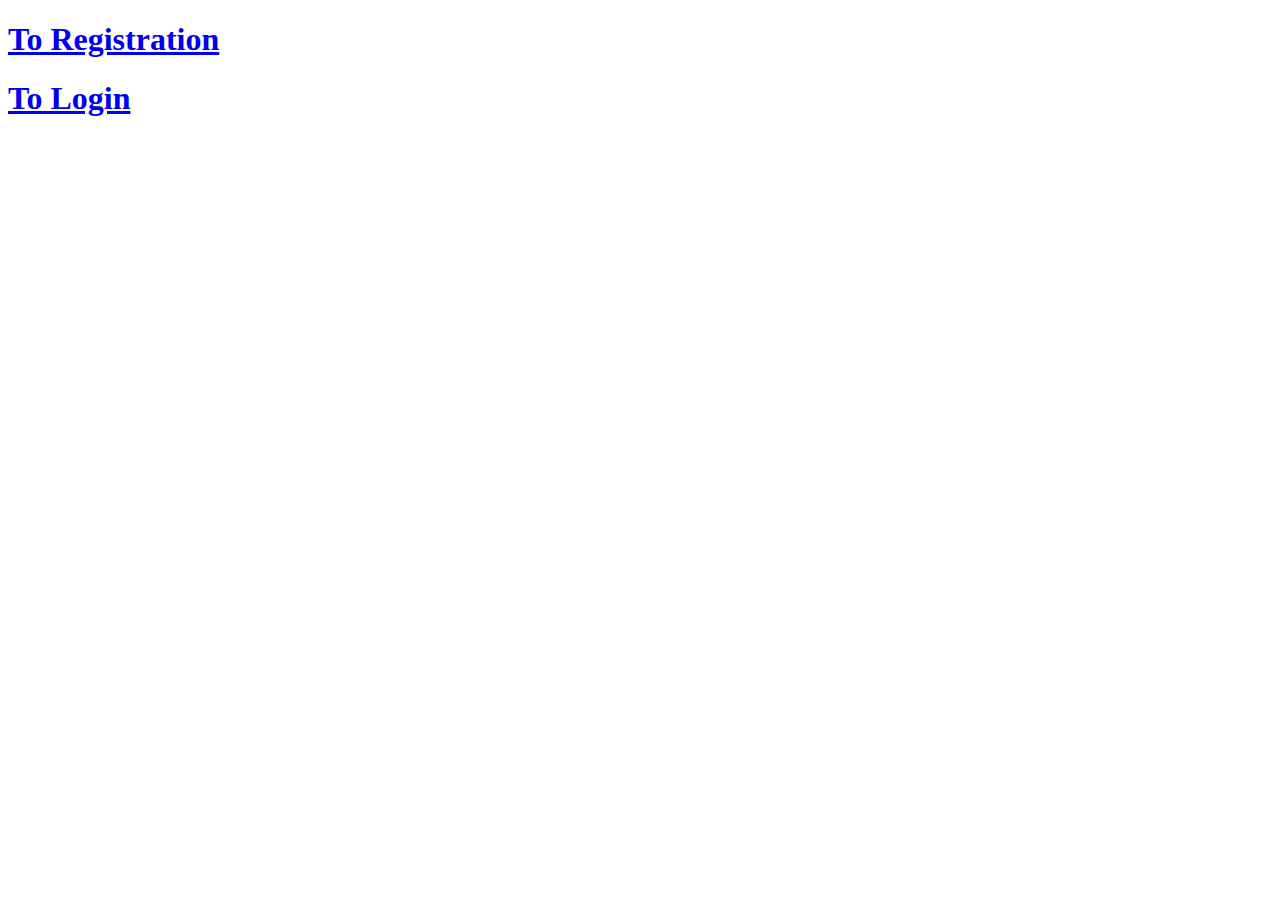
<file: index.html>
<!DOCTYPE html>
<html lang="en">
<head>
    <meta charset="UTF-8">
    <meta name="viewport" content="width=device-width, initial-scale=1.0">
    <title>Landing Page</title>
    <link rel="stylesheet" href="">
</head>
<body>
    <h1><a href="registration.html">To Registration</a></h1>
    <h1><a href="login.html">To Login</a></h1>
</body>
</html>
</file>
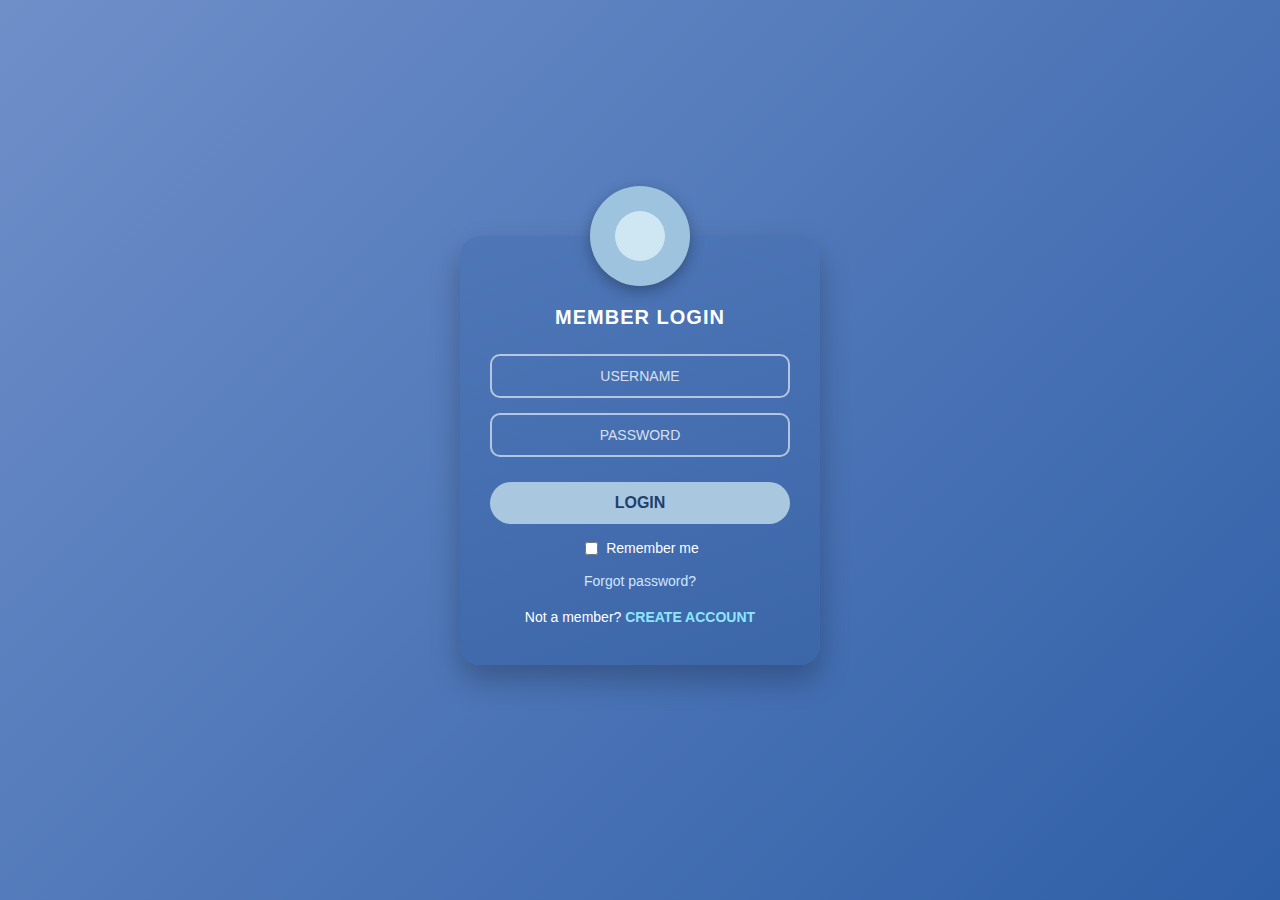
<file: SD/sample/index.html>
<!DOCTYPE html>
<html lang="en">
<head>
<meta charset="UTF-8">
<title>Member Login</title>
<style>
    * {
        box-sizing: border-box;
        font-family: "Segoe UI", Tahoma, Geneva, Verdana, sans-serif;
    }

    body {
        margin: 0;
        height: 100vh;
        background: linear-gradient(135deg, #6f8fc9, #2f5fa7);
        display: flex;
        align-items: center;
        justify-content: center;
        color: #fff;
    }

    .login-container {
        width: 360px;
        background: linear-gradient(160deg, #4f77b8, #3b66a8);
        border-radius: 20px;
        padding: 40px 30px;
        text-align: center;
        box-shadow: 0 15px 30px rgba(0, 0, 0, 0.25);
    }

    .avatar {
        width: 100px;
        height: 100px;
        background: #9ec3de;
        border-radius: 50%;
        margin: -90px auto 20px;
        display: flex;
        align-items: center;
        justify-content: center;
        box-shadow: 0 5px 15px rgba(0,0,0,0.3);
    }

    .avatar::before {
        content: "";
        width: 50px;
        height: 50px;
        background: #cfe6f3;
        border-radius: 50%;
        display: block;
    }

    h2 {
        margin-bottom: 25px;
        letter-spacing: 1px;
        font-size: 20px;
    }

    .input-group {
        margin-bottom: 15px;
    }

    .input-group input {
        width: 100%;
        padding: 12px 15px;
        border-radius: 10px;
        border: 2px solid rgba(255,255,255,0.6);
        background: transparent;
        color: #fff;
        outline: none;
        font-size: 14px;
    }

    .input-group input::placeholder {
        color: rgba(255,255,255,0.8);
        text-align: center;
    }

    .login-btn {
        width: 100%;
        padding: 12px;
        border: none;
        border-radius: 30px;
        background: #a9c7de;
        color: #1f3f6f;
        font-weight: bold;
        font-size: 16px;
        cursor: pointer;
        margin-top: 10px;
        transition: 0.3s;
    }

    .login-btn:hover {
        background: #c1d9ea;
    }

    .remember {
        display: flex;
        align-items: center;
        justify-content: center;
        margin: 15px 0;
        font-size: 14px;
    }

    .remember input {
        margin-right: 8px;
    }

    .links {
        margin-top: 15px;
        font-size: 14px;
    }

    .links a {
        color: #cfe6ff;
        text-decoration: none;
    }

    .links a:hover {
        text-decoration: underline;
    }

    .create {
        margin-top: 20px;
        font-size: 14px;
    }

    .create a {
        color: #8ee6ff;
        font-weight: bold;
        text-decoration: none;
    }

    .create a:hover {
        text-decoration: underline;
    }
</style>
</head>
<body>

<div class="login-container">
    <div class="avatar"></div>

    <h2>MEMBER LOGIN</h2>

    <div class="input-group">
        <input type="text" placeholder="USERNAME">
    </div>

    <div class="input-group">
        <input type="password" placeholder="PASSWORD">
    </div>

    <button class="login-btn">LOGIN</button>

    <div class="remember">
        <input type="checkbox" id="remember">
        <label for="remember">Remember me</label>
    </div>

    <div class="links">
        <a href="#">Forgot password?</a>
    </div>

    <div class="create">
        Not a member? <a href="#">CREATE ACCOUNT</a>
    </div>
</div>

</body>
</html>
</file>
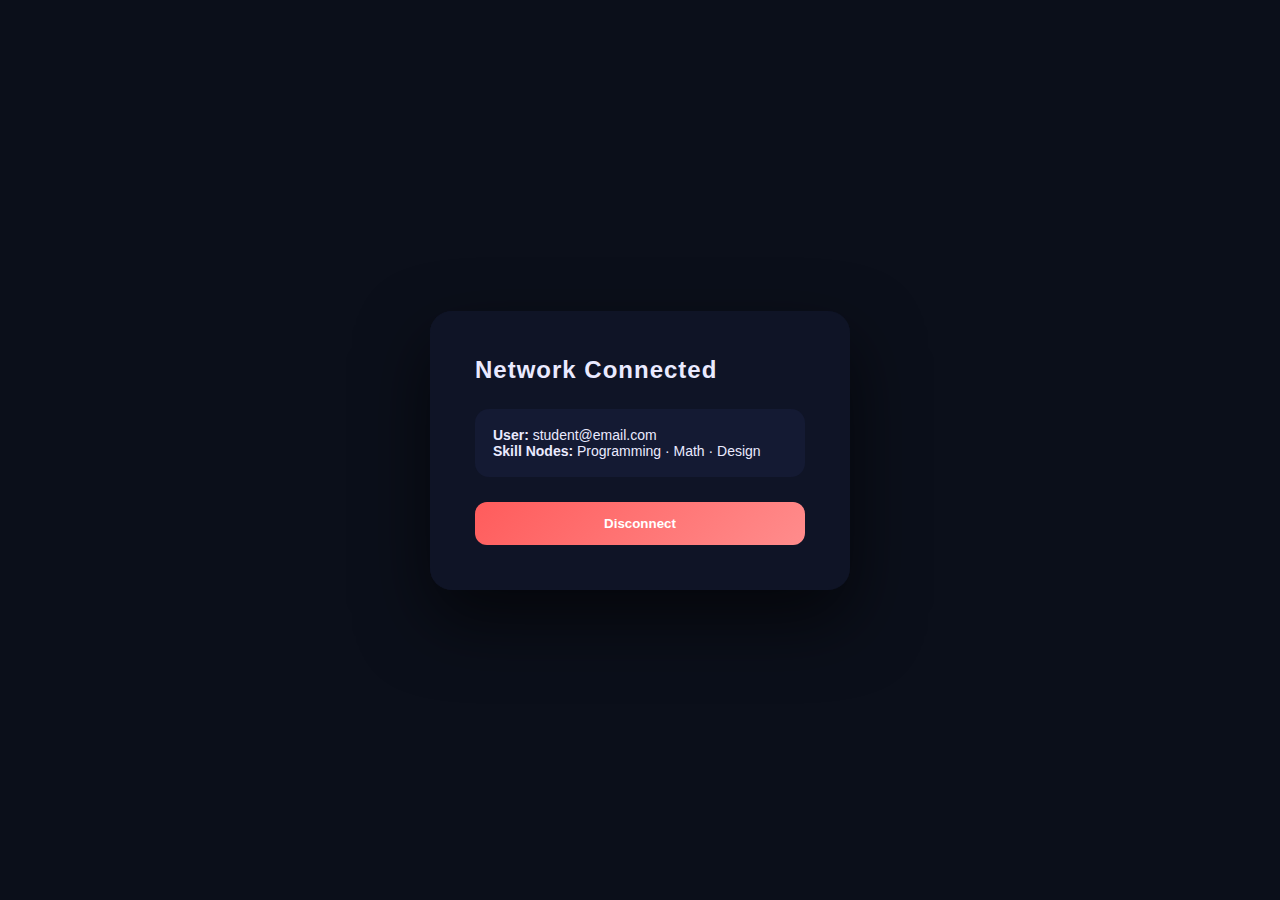
<file: dashboard.html>
<!DOCTYPE html>
<html lang="en">
<head>
  <meta charset="UTF-8">
  <title>Swapwise | Network</title>
  <link rel="stylesheet" href="login.css">
</head>
<body>

  <div class="portal single">

    <div class="panel access">
      <h2>Network Connected</h2>

      <div class="identity">
        <p><strong>User:</strong> student@email.com</p>
        <p><strong>Skill Nodes:</strong> Programming · Math · Design</p>
      </div>

      <button class="disconnect" onclick="disconnect()">Disconnect</button>
      <script>function disconnect(){ window.location.href="index.html"}</script>
    </div>

  </div>

</body>
</html>
</file>
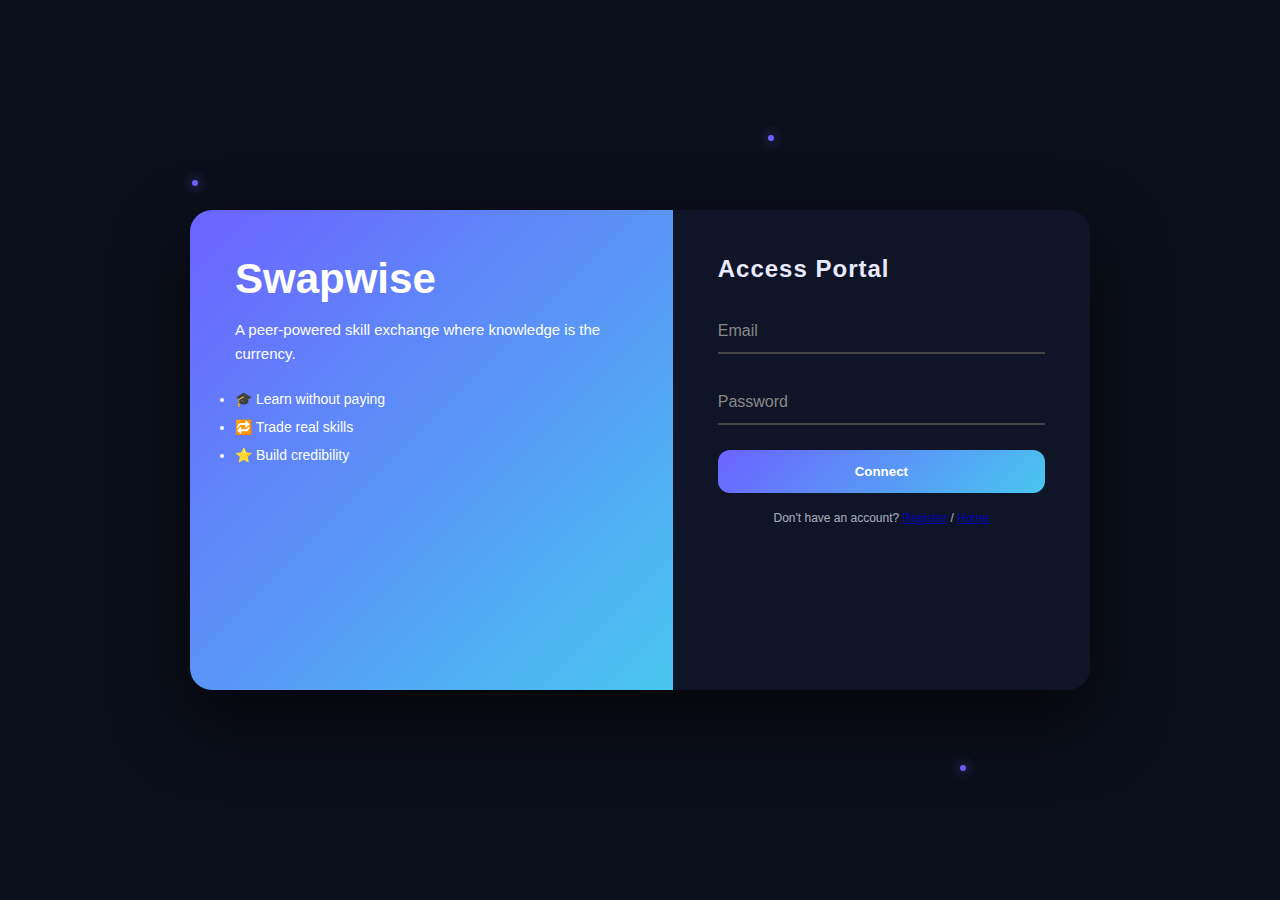
<file: login.html>
<!DOCTYPE html>
<html lang="en">
<head>
  <meta charset="UTF-8">
  <title>Swapwise | Access Portal</title>
  <link rel="stylesheet" href="login.css">
  <script type="text/javascript" src="loginSignup.js" defer></script>
</head>
<body>

 
  <div class="network">
    <span></span><span></span><span></span><span></span><span></span>
  </div>

  <div class="portal">

   
    <div class="panel info">
      <h1>Swapwise</h1>
      <p>
        A peer-powered skill exchange where knowledge is the currency.
      </p>

      <ul>
        <li>🎓 Learn without paying</li>
        <li>🔁 Trade real skills</li>
        <li>⭐ Build credibility</li>
      </ul>
    </div>

    
    <div class="panel access">
      <h2>Access Portal</h2>

      <form id="form"> 
        
      
        <div class="field">
          <input type="email" id="email-input" required>
          <label>Email</label>
        </div>
      
        <div class="field">
          <input type="password" id="password-input" required>
          <label>Password</label>
        </div>
        <p id="error-message" style="color: #ff4d4d; font-size: 0.8rem;"></p>
        <button type="submit">Connect</button>
      </form>

      <p class="hint">Don't have an account? <a href="registration.html">Register</a> / <a href="index.html">Home</a></p>
    </div>

  </div>

</body>
</html>
</file>
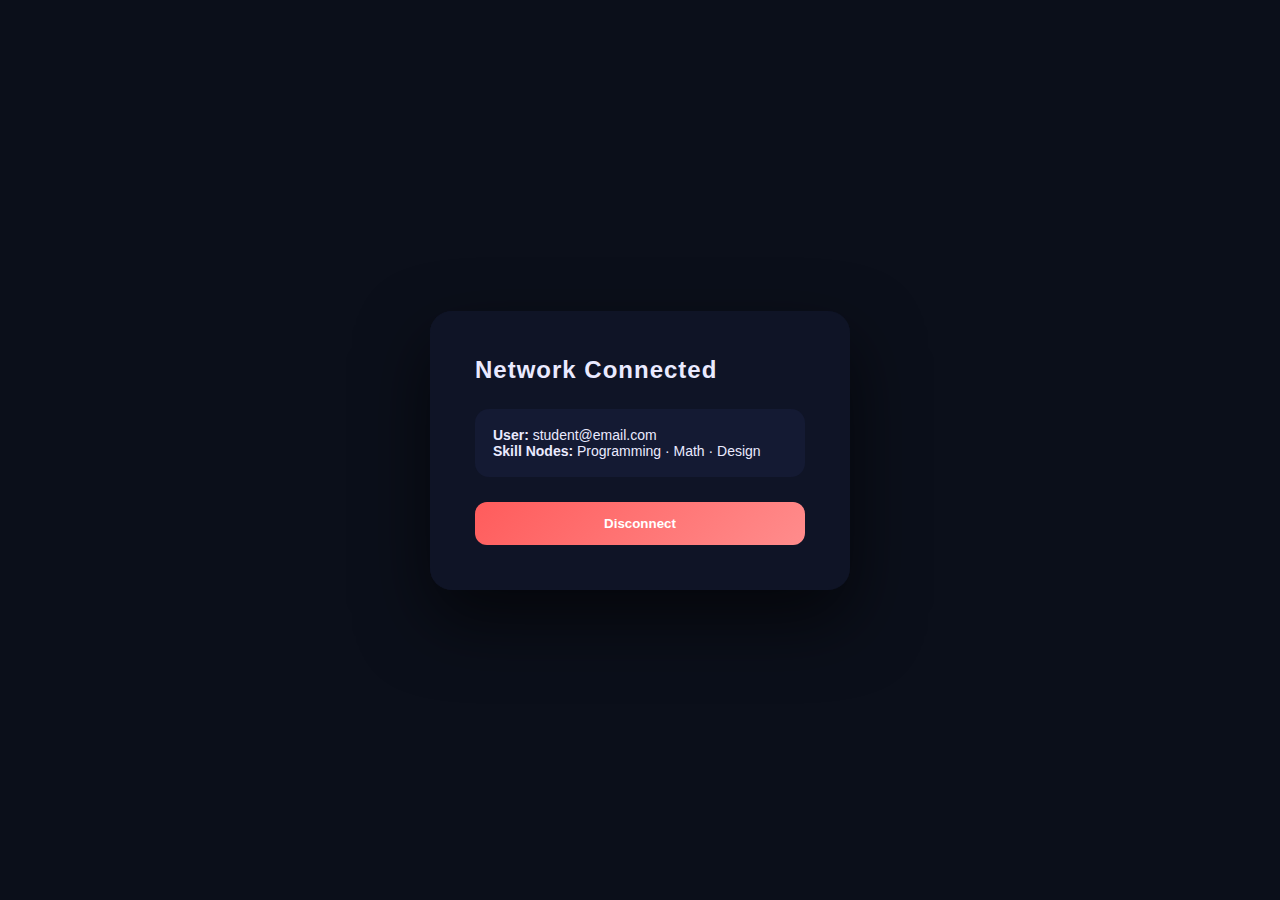
<file: SD/login/dashboard.html>
<!DOCTYPE html>
<html lang="en">
<head>
  <meta charset="UTF-8">
  <title>Swapwise | Network</title>
  <link rel="stylesheet" href="style.css">
</head>
<body>

  <div class="portal single">

    <div class="panel access">
      <h2>Network Connected</h2>

      <div class="identity">
        <p><strong>User:</strong> student@email.com</p>
        <p><strong>Skill Nodes:</strong> Programming · Math · Design</p>
      </div>

      <button class="disconnect">Disconnect</button>
    </div>

  </div>

</body>
</html>
</file>
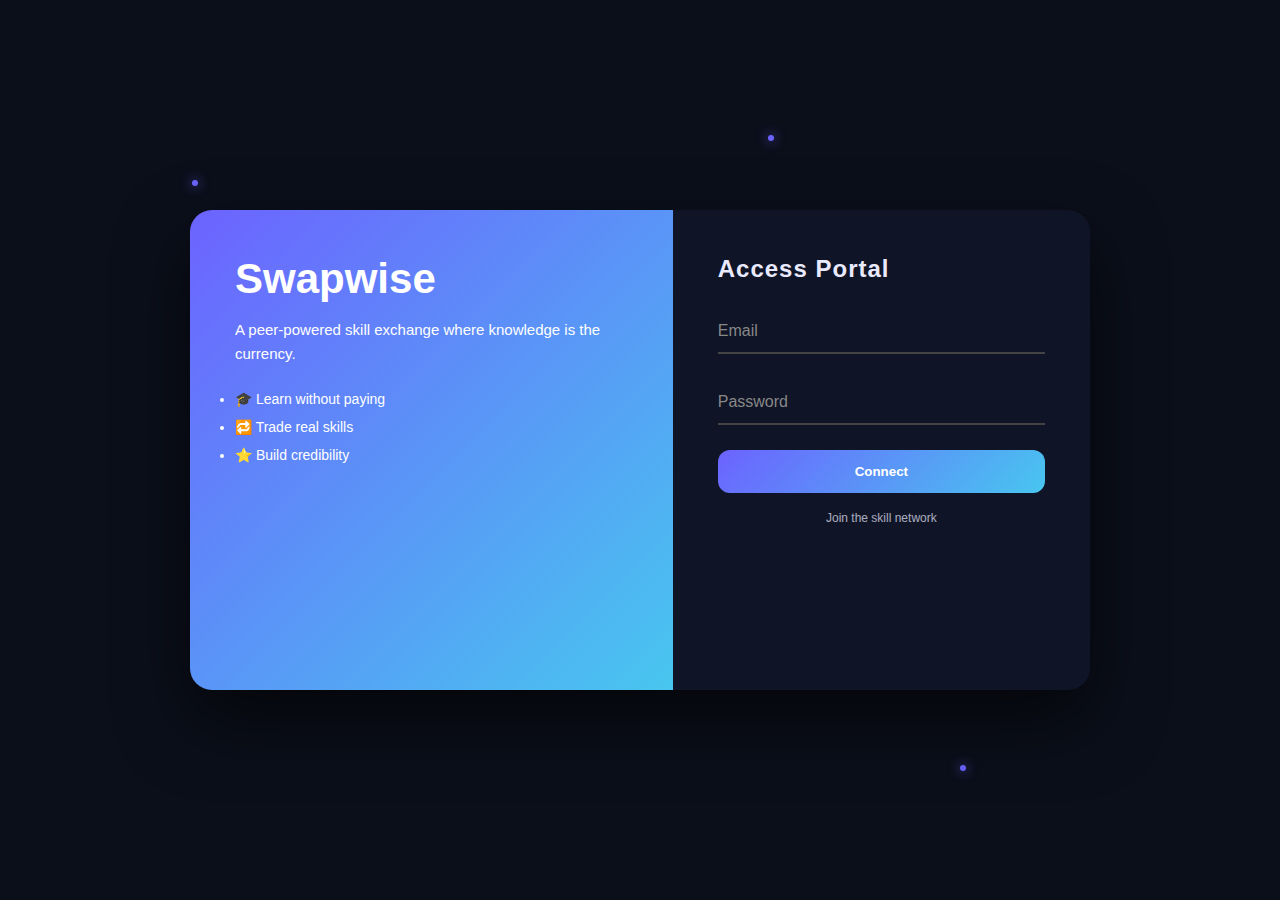
<file: SD/login/login.html>
<!DOCTYPE html>
<html lang="en">
<head>
  <meta charset="UTF-8">
  <title>Swapwise | Access Portal</title>
  <link rel="stylesheet" href="style.css">
</head>
<body>

 
  <div class="network">
    <span></span><span></span><span></span><span></span><span></span>
  </div>

  <div class="portal">

   
    <div class="panel info">
      <h1>Swapwise</h1>
      <p>
        A peer-powered skill exchange where knowledge is the currency.
      </p>

      <ul>
        <li>🎓 Learn without paying</li>
        <li>🔁 Trade real skills</li>
        <li>⭐ Build credibility</li>
      </ul>
    </div>

    
    <div class="panel access">
      <h2>Access Portal</h2>

      <form>
        <div class="field">
          <input type="email" required>
          <label>Email</label>
        </div>

        <div class="field">
          <input type="password" required>
          <label>Password</label>
        </div>

        <button type="submit">Connect</button>
      </form>

      <span class="hint">Join the skill network</span>
    </div>

  </div>

</body>
</html>
</file>
<file: login.css>
* {
  margin: 0;
  padding: 0;
  box-sizing: border-box;
  font-family: 'Inter', sans-serif;
}


body {
  min-height: 100vh;
  background: #0b0f1a;
  display: flex;
  align-items: center;
  justify-content: center;
  color: #eaeaff;
  overflow: hidden;
}


.network span {
  position: absolute;
  width: 6px;
  height: 6px;
  background: #6c63ff;
  border-radius: 50%;
  box-shadow: 0 0 12px #6c63ff;
  animation: pulse 4s infinite ease-in-out;
}

.network span:nth-child(1) { top: 20%; left: 15%; }
.network span:nth-child(2) { top: 70%; left: 25%; animation-delay: 1s; }
.network span:nth-child(3) { top: 40%; left: 80%; animation-delay: 2s; }
.network span:nth-child(4) { top: 15%; left: 60%; animation-delay: 3s; }
.network span:nth-child(5) { top: 85%; left: 75%; animation-delay: 4s; }

@keyframes pulse {
  0%, 100% { opacity: 0.4; transform: scale(1); }
  50% { opacity: 1; transform: scale(1.8); }
}


.portal {
  width: 900px;
  height: 480px;
  display: flex;
  background: linear-gradient(135deg, #12162a, #0b0f1a);
  border-radius: 22px;
  box-shadow: 0 30px 70px rgba(0,0,0,0.6);
  overflow: hidden;
  z-index: 1;
}

.portal.single {
  width: 420px;
  height: auto;
}


.panel {
  padding: 45px;
}


.panel.info {
  flex: 1.2;
  background: linear-gradient(135deg, #6c63ff, #48c6ef);
  color: #fff;
}

.panel.info h1 {
  font-size: 42px;
  margin-bottom: 15px;
}

.panel.info p {
  font-size: 15px;
  margin-bottom: 25px;
  line-height: 1.6;
}

.panel.info ul li {
  margin-bottom: 12px;
  font-size: 14px;
}


.panel.access {
  flex: 1;
  background: #0f1426;
}

.panel.access h2 {
  margin-bottom: 25px;
  letter-spacing: 1px;
}


.field {
  position: relative;
  margin-bottom: 25px;
}

.field input {
  width: 100%;
  padding: 14px;
  background: transparent;
  border: none;
  border-bottom: 2px solid #444;
  color: #fff;
  font-size: 14px;
  outline: none;
}

.field label {
  position: absolute;
  left: 0;
  top: 50%;
  transform: translateY(-50%);
  color: #888;
  pointer-events: none;
  transition: 0.3s;
}

.field input:focus + label,
.field input:valid + label {
  top: -8px;
  font-size: 11px;
  color: #6c63ff;
}


button {
  width: 100%;
  padding: 14px;
  background: linear-gradient(135deg, #6c63ff, #48c6ef);
  border: none;
  border-radius: 12px;
  color: #fff;
  font-weight: 600;
  cursor: pointer;
}

button:hover {
  opacity: 0.9;
}


.hint {
  display: block;
  text-align: center;
  margin-top: 18px;
  font-size: 12px;
  opacity: 0.7;
}


.identity {
  background: #141a33;
  padding: 18px;
  border-radius: 14px;
  margin: 25px 0;
  font-size: 14px;
}


.disconnect {
  background: linear-gradient(135deg, #ff5c5c, #ff8c8c);
}

.toggle-pass {
  cursor: pointer;
  position: absolute;
  right: 15px; 
}
</file>
<file: SD/login/style.css>
* {
  margin: 0;
  padding: 0;
  box-sizing: border-box;
  font-family: 'Inter', sans-serif;
}


body {
  min-height: 100vh;
  background: #0b0f1a;
  display: flex;
  align-items: center;
  justify-content: center;
  color: #eaeaff;
  overflow: hidden;
}


.network span {
  position: absolute;
  width: 6px;
  height: 6px;
  background: #6c63ff;
  border-radius: 50%;
  box-shadow: 0 0 12px #6c63ff;
  animation: pulse 4s infinite ease-in-out;
}

.network span:nth-child(1) { top: 20%; left: 15%; }
.network span:nth-child(2) { top: 70%; left: 25%; animation-delay: 1s; }
.network span:nth-child(3) { top: 40%; left: 80%; animation-delay: 2s; }
.network span:nth-child(4) { top: 15%; left: 60%; animation-delay: 3s; }
.network span:nth-child(5) { top: 85%; left: 75%; animation-delay: 4s; }

@keyframes pulse {
  0%, 100% { opacity: 0.4; transform: scale(1); }
  50% { opacity: 1; transform: scale(1.8); }
}


.portal {
  width: 900px;
  height: 480px;
  display: flex;
  background: linear-gradient(135deg, #12162a, #0b0f1a);
  border-radius: 22px;
  box-shadow: 0 30px 70px rgba(0,0,0,0.6);
  overflow: hidden;
  z-index: 1;
}

.portal.single {
  width: 420px;
  height: auto;
}


.panel {
  padding: 45px;
}


.panel.info {
  flex: 1.2;
  background: linear-gradient(135deg, #6c63ff, #48c6ef);
  color: #fff;
}

.panel.info h1 {
  font-size: 42px;
  margin-bottom: 15px;
}

.panel.info p {
  font-size: 15px;
  margin-bottom: 25px;
  line-height: 1.6;
}

.panel.info ul li {
  margin-bottom: 12px;
  font-size: 14px;
}


.panel.access {
  flex: 1;
  background: #0f1426;
}

.panel.access h2 {
  margin-bottom: 25px;
  letter-spacing: 1px;
}


.field {
  position: relative;
  margin-bottom: 25px;
}

.field input {
  width: 100%;
  padding: 14px;
  background: transparent;
  border: none;
  border-bottom: 2px solid #444;
  color: #fff;
  font-size: 14px;
  outline: none;
}

.field label {
  position: absolute;
  left: 0;
  top: 50%;
  transform: translateY(-50%);
  color: #888;
  pointer-events: none;
  transition: 0.3s;
}

.field input:focus + label,
.field input:valid + label {
  top: -8px;
  font-size: 11px;
  color: #6c63ff;
}


button {
  width: 100%;
  padding: 14px;
  background: linear-gradient(135deg, #6c63ff, #48c6ef);
  border: none;
  border-radius: 12px;
  color: #fff;
  font-weight: 600;
  cursor: pointer;
}

button:hover {
  opacity: 0.9;
}


.hint {
  display: block;
  text-align: center;
  margin-top: 18px;
  font-size: 12px;
  opacity: 0.7;
}


.identity {
  background: #141a33;
  padding: 18px;
  border-radius: 14px;
  margin: 25px 0;
  font-size: 14px;
}


.disconnect {
  background: linear-gradient(135deg, #ff5c5c, #ff8c8c);
}
</file>
